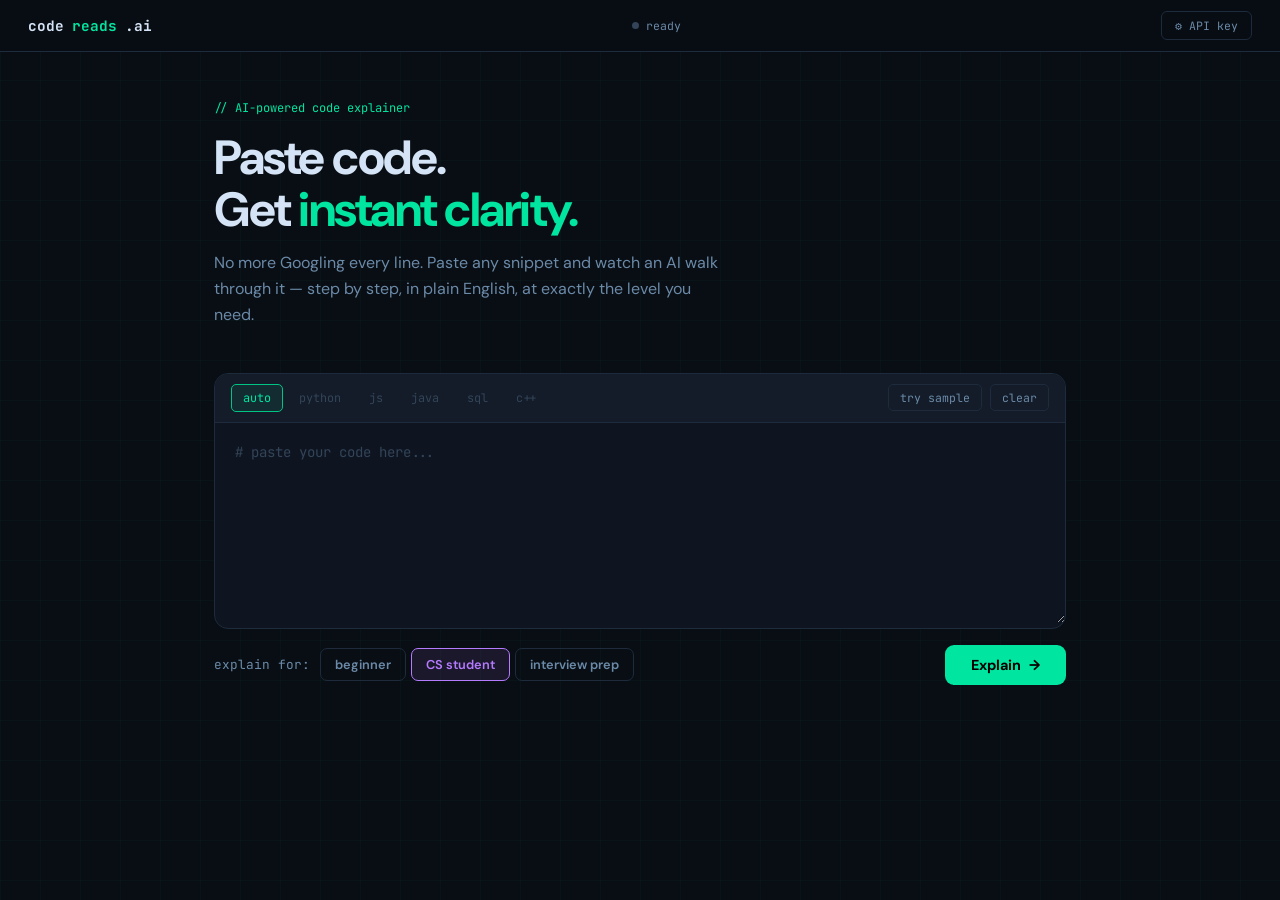
<file: index.html>
<!DOCTYPE html>
<html lang="en">
<head>
  <meta charset="UTF-8"/>
  <meta name="viewport" content="width=device-width, initial-scale=1.0"/>
  <title>CodeReads — AI Code Explainer</title>
  <link href="https://fonts.googleapis.com/css2?family=JetBrains+Mono:ital,wght@0,400;0,500;0,700;1,400&family=DM+Sans:wght@400;500;600;700&display=swap" rel="stylesheet"/>
  <link rel="stylesheet" href="style.css"/>
</head>
<body>

<div class="topbar">
  <div class="logo">code<span class="logo-dot">reads</span>.ai</div>
  <div class="ai-status">
    <div class="ai-dot" id="aiDot"></div>
    <span id="aiStatusText">ready</span>
  </div>
  <button class="key-btn" id="keyBtn" onclick="openModal()">⚙ API key</button>
</div>

<div class="main">
  <div class="hero">
    <div class="hero-pre">// AI-powered code explainer</div>
    <h1>Paste code.<br/>Get <span class="hl">instant clarity.</span></h1>
    <p class="hero-sub">No more Googling every line. Paste any snippet and watch an AI walk through it — step by step, in plain English, at exactly the level you need.</p>
  </div>

  <div class="input-panel">
    <div class="panel-bar">
      <div class="lang-tabs">
        <button class="lang-tab on" onclick="setLang(this,'auto')">auto</button>
        <button class="lang-tab" onclick="setLang(this,'python')">python</button>
        <button class="lang-tab" onclick="setLang(this,'javascript')">js</button>
        <button class="lang-tab" onclick="setLang(this,'java')">java</button>
        <button class="lang-tab" onclick="setLang(this,'sql')">sql</button>
        <button class="lang-tab" onclick="setLang(this,'cpp')">c++</button>
      </div>
      <div class="bar-right">
        <button class="sample-btn" onclick="loadSample()">try sample</button>
        <button class="sample-btn" onclick="document.getElementById('codeIn').value=''; hideOutput()">clear</button>
      </div>
    </div>
    <textarea id="codeIn" placeholder="# paste your code here..."></textarea>
  </div>

  <div class="controls-row">
    <span class="depth-label">explain for:</span>
    <div class="depth-tabs">
      <button class="depth-tab" onclick="setDepth(this,'beginner')">beginner</button>
      <button class="depth-tab on" onclick="setDepth(this,'student')">CS student</button>
      <button class="depth-tab" onclick="setDepth(this,'interview')">interview prep</button>
    </div>
    <button class="go-btn" id="goBtn" onclick="runExplain()">
      <span>Explain</span>
      <span>→</span>
    </button>
  </div>

  <div id="outputSection"></div>
</div>

<!-- KEY MODAL -->
<div class="overlay" id="overlay">
  <div class="modal">
    <div class="modal-head">// CONNECT AI</div>
    <div class="modal-title">Add your API key</div>
    <div class="modal-sub">CodeReads uses AI to generate explanations. Your key is stored in this browser session only.</div>

    <div class="prov-btns">
      <button class="prov-btn" id="pb-claude" onclick="setProv('claude')">Claude</button>
      <button class="prov-btn" id="pb-openai" onclick="setProv('openai')">OpenAI</button>
      <button class="prov-btn" id="pb-gemini" onclick="setProv('gemini')">Gemini</button>
      <button class="prov-btn on" id="pb-groq" onclick="setProv('groq')">Groq ✓free</button>
    </div>

    <div class="modal-err" id="modalErr"></div>
    <input type="password" class="modal-input" id="keyIn" placeholder="gsk_..."/>
    <div class="modal-note" id="modalNote"></div>
    <button class="modal-save" onclick="saveKey()">Connect</button>
    <div class="modal-cancel" onclick="closeModal()">cancel</div>
  </div>
</div>

<script src="script.js"></script>
</body>
</html>
</file>
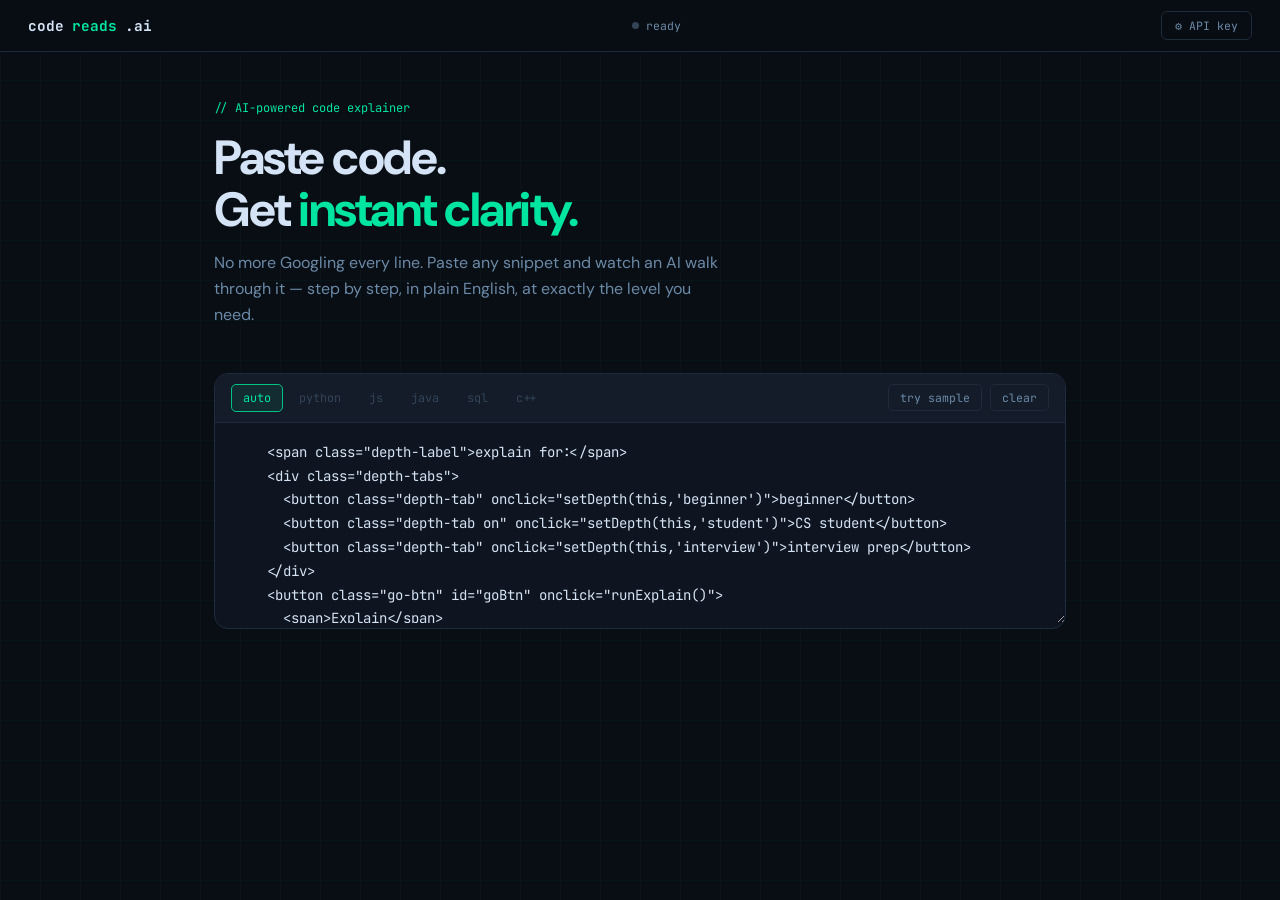
<file: index2.html>
<!DOCTYPE html>
<html lang="en">
<head>
<meta charset="UTF-8"/>
<meta name="viewport" content="width=device-width, initial-scale=1.0"/>
<title>CodeReads — AI Code Explainer</title>
<link href="https://fonts.googleapis.com/css2?family=JetBrains+Mono:ital,wght@0,400;0,500;0,700;1,400&family=DM+Sans:wght@400;500;600;700&display=swap" rel="stylesheet"/>
  <link rel="stylesheet" href="style.css"/>
  
</head>
<body>
<div class="topbar">
  <div class="logo">code<span class="logo-dot">reads</span>.ai</div>
  <div class="ai-status">
    <div class="ai-dot" id="aiDot"></div>
    <span id="aiStatusText">ready</span>
  </div>
  <button class="key-btn" id="keyBtn" onclick="openModal()">⚙ API key</button>
</div>

<div class="main">
  <div class="hero">
    <div class="hero-pre">// AI-powered code explainer</div>
    <h1>Paste code.<br/>Get <span class="hl">instant clarity.</span></h1>
    <p class="hero-sub">No more Googling every line. Paste any snippet and watch an AI walk through it — step by step, in plain English, at exactly the level you need.</p>
  </div>

  <div class="input-panel">
    <div class="panel-bar">
      <div class="lang-tabs">
        <button class="lang-tab on" onclick="setLang(this,'auto')">auto</button>
        <button class="lang-tab" onclick="setLang(this,'python')">python</button>
        <button class="lang-tab" onclick="setLang(this,'javascript')">js</button>
        <button class="lang-tab" onclick="setLang(this,'java')">java</button>
        <button class="lang-tab" onclick="setLang(this,'sql')">sql</button>
        <button class="lang-tab" onclick="setLang(this,'cpp')">c++</button>
      </div>
      <div class="bar-right">
        <button class="sample-btn" onclick="loadSample()">try sample</button>
        <button class="sample-btn" onclick="document.getElementById('codeIn').value=''; hideOutput()">clear</button>
      </div>
    </div>
    <textarea id="codeIn" placeholder="# paste your code here...</textarea>
      </div>
      
  <div class="controls-row">
    <span class="depth-label">explain for:</span>
    <div class="depth-tabs">
      <button class="depth-tab" onclick="setDepth(this,'beginner')">beginner</button>
      <button class="depth-tab on" onclick="setDepth(this,'student')">CS student</button>
      <button class="depth-tab" onclick="setDepth(this,'interview')">interview prep</button>
    </div>
    <button class="go-btn" id="goBtn" onclick="runExplain()">
      <span>Explain</span>
      <span>→</span>
    </button>
  </div>

  <div id="outputSection">
    <!-- filled by JS -->
  </div>
</div>

<!-- KEY MODAL -->
<div class="overlay" id="overlay">
  <div class="modal">
    <div class="modal-head">// CONNECT AI</div>
    <div class="modal-title">Add your API key</div>
    <div class="modal-sub">CodeReads uses AI to generate explanations. Your key is stored in this browser session only.</div>

    <div class="prov-btns">
      <button class="prov-btn on" id="pb-claude" onclick="setProv('claude')">Claude</button>
      <button class="prov-btn" id="pb-openai" onclick="setProv('openai')">OpenAI</button>
      <button class="prov-btn" id="pb-gemini" onclick="setProv('gemini')">Gemini</button>
      <button class="prov-btn" id="pb-groq" onclick="setProv('groq')">Groq</button>
    </div>

    <div class="modal-err" id="modalErr"></div>
    <input type="password" class="modal-input" id="keyIn" placeholder="paste key here"/>
    <div class="modal-note" id="modalNote"></div>
    <button class="modal-save" onclick="saveKey()">Connect</button>
    <div class="modal-cancel" onclick="closeModal()">cancel</div>
  </div>
</div>
<script src="script.js"></script>
</body>
</html>
</file>
<file: style.css>
*, *::before, *::after { box-sizing: border-box; margin: 0; padding: 0; }

:root {
  --bg:      #090e14;
  --surface: #0e1520;
  --card:    #131c28;
  --border:  #1d2b3d;
  --ink:     #d4e3f5;
  --dim:     #6b8aa8;
  --faint:   #334459;
  --green:   #00e5a0;
  --green2:  #00c484;
  --blue:    #4d9fff;
  --amber:   #f5a623;
  --red:     #ff5c7a;
  --purple:  #b57bff;
  --mono: 'JetBrains Mono', monospace;
  --sans: 'DM Sans', sans-serif;
}

body {
  background: var(--bg);
  color: var(--ink);
  font-family: var(--sans);
  min-height: 100vh;
  overflow-x: hidden;
}

/* ── GRID BACKGROUND ── */
body::before {
  content: '';
  position: fixed;
  inset: 0;
  background-image:
    linear-gradient(rgba(0,229,160,0.03) 1px, transparent 1px),
    linear-gradient(90deg, rgba(0,229,160,0.03) 1px, transparent 1px);
  background-size: 40px 40px;
  pointer-events: none;
  z-index: 0;
}

/* ── TOPBAR ── */
.topbar {
  position: sticky;
  top: 0;
  z-index: 200;
  display: flex;
  align-items: center;
  justify-content: space-between;
  padding: 0 28px;
  height: 52px;
  background: rgba(9,14,20,0.92);
  backdrop-filter: blur(12px);
  border-bottom: 1px solid var(--border);
}

.logo {
  font-family: var(--mono);
  font-size: 0.9rem;
  font-weight: 700;
  display: flex;
  align-items: center;
  gap: 8px;
  color: var(--ink);
}

.logo-dot { color: var(--green); }

.ai-status {
  display: flex;
  align-items: center;
  gap: 7px;
  font-family: var(--mono);
  font-size: 0.72rem;
  color: var(--dim);
}

.ai-dot {
  width: 7px; height: 7px;
  border-radius: 50%;
  background: var(--faint);
}
.ai-dot.active { background: var(--green); box-shadow: 0 0 6px var(--green); animation: glow 2s infinite; }

@keyframes glow {
  0%, 100% { box-shadow: 0 0 4px var(--green); }
  50%       { box-shadow: 0 0 12px var(--green); }
}

.key-btn {
  font-family: var(--mono);
  font-size: 0.72rem;
  padding: 6px 13px;
  border-radius: 6px;
  border: 1px solid var(--border);
  background: transparent;
  color: var(--dim);
  cursor: pointer;
  transition: all 0.15s;
}
.key-btn:hover { border-color: var(--green); color: var(--green); }
.key-btn.connected { border-color: var(--green2); color: var(--green2); }

/* ── MAIN LAYOUT ── */
.main {
  position: relative;
  z-index: 1;
  max-width: 900px;
  margin: 0 auto;
  padding: 48px 24px 100px;
}

/* ── HERO ── */
.hero { margin-bottom: 44px; }

.hero-pre {
  font-family: var(--mono);
  font-size: 0.75rem;
  color: var(--green);
  margin-bottom: 16px;
  opacity: 0;
  animation: fadeIn 0.5s 0.1s forwards;
}

.hero h1 {
  font-size: clamp(2rem, 5vw, 3rem);
  font-weight: 700;
  letter-spacing: -1.5px;
  line-height: 1.08;
  margin-bottom: 14px;
  opacity: 0;
  animation: fadeIn 0.5s 0.2s forwards;
}

.hero h1 .hl { color: var(--green); }

.hero-sub {
  font-size: 1rem;
  color: var(--dim);
  line-height: 1.65;
  max-width: 520px;
  opacity: 0;
  animation: fadeIn 0.5s 0.35s forwards;
}

@keyframes fadeIn {
  from { opacity: 0; transform: translateY(8px); }
  to   { opacity: 1; transform: translateY(0); }
}

/* ── INPUT PANEL ── */
.input-panel {
  background: var(--surface);
  border: 1px solid var(--border);
  border-radius: 14px;
  overflow: hidden;
  margin-bottom: 16px;
  opacity: 0;
  animation: fadeIn 0.5s 0.45s forwards;
}

.panel-bar {
  display: flex;
  align-items: center;
  justify-content: space-between;
  padding: 10px 16px;
  background: var(--card);
  border-bottom: 1px solid var(--border);
  gap: 12px;
}

.lang-tabs {
  display: flex;
  gap: 4px;
}

.lang-tab {
  font-family: var(--mono);
  font-size: 0.74rem;
  padding: 5px 11px;
  border-radius: 5px;
  border: 1px solid transparent;
  background: transparent;
  color: var(--faint);
  cursor: pointer;
  transition: all 0.12s;
}
.lang-tab:hover { color: var(--dim); }
.lang-tab.on {
  border-color: var(--green2);
  background: rgba(0,229,160,0.08);
  color: var(--green);
}

.bar-right { display: flex; gap: 8px; align-items: center; }

.sample-btn {
  font-family: var(--mono);
  font-size: 0.72rem;
  padding: 5px 11px;
  border-radius: 5px;
  border: 1px solid var(--border);
  background: transparent;
  color: var(--dim);
  cursor: pointer;
  transition: all 0.12s;
}
.sample-btn:hover { border-color: var(--dim); color: var(--ink); }

textarea#codeIn {
  width: 100%;
  min-height: 200px;
  padding: 18px 20px;
  background: transparent;
  border: none;
  color: var(--ink);
  font-family: var(--mono);
  font-size: 0.875rem;
  line-height: 1.7;
  resize: vertical;
  outline: none;
  tab-size: 2;
  caret-color: var(--green);
}
textarea#codeIn::placeholder { color: var(--faint); }

/* ── CONTROLS ROW ── */
.controls-row {
  display: flex;
  align-items: center;
  gap: 10px;
  flex-wrap: wrap;
  margin-bottom: 28px;
  opacity: 0;
  animation: fadeIn 0.5s 0.55s forwards;
}

.depth-label {
  font-size: 0.8rem;
  color: var(--dim);
  font-family: var(--mono);
}

.depth-tabs { display: flex; gap: 5px; }

.depth-tab {
  font-size: 0.8rem;
  font-family: var(--sans);
  font-weight: 600;
  padding: 7px 14px;
  border-radius: 7px;
  border: 1px solid var(--border);
  background: transparent;
  color: var(--dim);
  cursor: pointer;
  transition: all 0.12s;
}
.depth-tab:hover { border-color: var(--dim); }
.depth-tab.on {
  border-color: var(--purple);
  background: rgba(181,123,255,0.1);
  color: var(--purple);
}

.go-btn {
  margin-left: auto;
  font-family: var(--sans);
  font-weight: 700;
  font-size: 0.9rem;
  padding: 11px 26px;
  border-radius: 9px;
  border: none;
  background: var(--green);
  color: #000;
  cursor: pointer;
  transition: all 0.15s;
  display: flex;
  align-items: center;
  gap: 8px;
}
.go-btn:hover { background: var(--green2); transform: translateY(-1px); }
.go-btn:active { transform: translateY(0); }
.go-btn:disabled { opacity: 0.35; cursor: not-allowed; transform: none; }

/* ── OUTPUT SECTION ── */
#outputSection { display: none; }
#outputSection.show { display: block; }

/* ── AI THINKING BAR ── */
.thinking-bar {
  display: flex;
  align-items: center;
  gap: 12px;
  padding: 16px 0;
  margin-bottom: 20px;
  border-top: 1px solid var(--border);
}

.thinking-dots {
  display: flex;
  gap: 5px;
}
.thinking-dots span {
  width: 6px; height: 6px;
  border-radius: 50%;
  background: var(--green);
  animation: think 1.4s infinite;
}
.thinking-dots span:nth-child(2) { animation-delay: 0.2s; }
.thinking-dots span:nth-child(3) { animation-delay: 0.4s; }

@keyframes think {
  0%, 60%, 100% { opacity: 0.2; transform: scale(0.8); }
  30%            { opacity: 1; transform: scale(1.2); }
}

.thinking-text {
  font-family: var(--mono);
  font-size: 0.8rem;
  color: var(--dim);
}

/* ── SUMMARY BLOCK ── */
.ai-summary {
  display: flex;
  gap: 14px;
  background: var(--surface);
  border: 1px solid var(--border);
  border-left: 3px solid var(--green);
  border-radius: 0 12px 12px 0;
  padding: 18px 20px;
  margin-bottom: 24px;
}

.ai-avatar {
  width: 32px; height: 32px;
  border-radius: 50%;
  background: linear-gradient(135deg, var(--green), var(--blue));
  display: flex;
  align-items: center;
  justify-content: center;
  font-family: var(--mono);
  font-size: 0.7rem;
  font-weight: 700;
  color: #000;
  flex-shrink: 0;
}

.ai-bubble-text {
  font-size: 0.95rem;
  line-height: 1.7;
  color: var(--ink);
}

/* typing cursor blink */
.cursor {
  display: inline-block;
  width: 2px;
  height: 1em;
  background: var(--green);
  margin-left: 2px;
  vertical-align: text-bottom;
  animation: blink 0.8s infinite;
}
@keyframes blink {
  0%, 49% { opacity: 1; }
  50%, 100% { opacity: 0; }
}

/* ── STEP CARDS ── */
.steps-label {
  font-family: var(--mono);
  font-size: 0.74rem;
  color: var(--dim);
  margin-bottom: 12px;
  padding-left: 4px;
}
.steps-label::before { content: '// '; color: var(--faint); }

.step-card {
  display: grid;
  grid-template-columns: 48px 1fr;
  background: var(--surface);
  border: 1px solid var(--border);
  border-radius: 10px;
  margin-bottom: 10px;
  overflow: hidden;
  opacity: 0;
  transform: translateX(-8px);
  transition: opacity 0.4s ease, transform 0.4s ease;
}
.step-card.appear {
  opacity: 1;
  transform: translateX(0);
}
.step-card:hover { border-color: var(--faint); }

.step-gutter {
  background: var(--card);
  border-right: 1px solid var(--border);
  display: flex;
  align-items: flex-start;
  justify-content: center;
  padding-top: 16px;
  font-family: var(--mono);
  font-size: 0.72rem;
  color: var(--faint);
}

.step-body { padding: 14px 18px; }

.step-snippet {
  display: inline-block;
  font-family: var(--mono);
  font-size: 0.8rem;
  color: var(--amber);
  background: rgba(245,166,35,0.08);
  border: 1px solid rgba(245,166,35,0.15);
  padding: 4px 10px;
  border-radius: 5px;
  margin-bottom: 8px;
  max-width: 100%;
  word-break: break-all;
}

.step-explain {
  font-size: 0.9rem;
  line-height: 1.65;
  color: var(--dim);
}

/* ── CONCEPTS ── */
.concepts-wrap {
  margin-top: 24px;
  opacity: 0;
  transition: opacity 0.4s ease;
}
.concepts-wrap.appear { opacity: 1; }

.concepts-label {
  font-family: var(--mono);
  font-size: 0.74rem;
  color: var(--dim);
  margin-bottom: 10px;
}
.concepts-label::before { content: '// '; color: var(--faint); }

.concept-chips { display: flex; gap: 8px; flex-wrap: wrap; }

.chip {
  font-family: var(--mono);
  font-size: 0.75rem;
  padding: 5px 12px;
  border-radius: 6px;
  background: rgba(181,123,255,0.1);
  border: 1px solid rgba(181,123,255,0.2);
  color: var(--purple);
}

/* ── ERROR ── */
.error-card {
  background: rgba(255,92,122,0.06);
  border: 1px solid rgba(255,92,122,0.25);
  border-radius: 10px;
  padding: 16px 20px;
  color: var(--red);
  font-size: 0.88rem;
  line-height: 1.6;
  margin-top: 16px;
}

/* ── KEY MODAL ── */
.overlay {
  position: fixed;
  inset: 0;
  background: rgba(5,8,12,0.9);
  backdrop-filter: blur(8px);
  display: none;
  align-items: center;
  justify-content: center;
  z-index: 500;
  padding: 20px;
}
.overlay.open { display: flex; }

.modal {
  background: var(--surface);
  border: 1px solid var(--border);
  border-radius: 16px;
  padding: 32px;
  max-width: 420px;
  width: 100%;
}

.modal-head {
  font-family: var(--mono);
  font-size: 0.7rem;
  color: var(--green);
  margin-bottom: 10px;
  letter-spacing: 1px;
}

.modal-title {
  font-size: 1.15rem;
  font-weight: 700;
  margin-bottom: 10px;
  letter-spacing: -0.3px;
}

.modal-sub {
  font-size: 0.85rem;
  color: var(--dim);
  line-height: 1.6;
  margin-bottom: 20px;
}

.prov-btns { display: flex; gap: 6px; margin-bottom: 14px; }

.prov-btn {
  flex: 1;
  padding: 9px;
  border-radius: 7px;
  border: 1px solid var(--border);
  background: transparent;
  color: var(--dim);
  font-family: var(--mono);
  font-size: 0.76rem;
  cursor: pointer;
  transition: all 0.12s;
}
.prov-btn.on {
  border-color: var(--green2);
  background: rgba(0,229,160,0.07);
  color: var(--green);
}

.modal-err {
  color: var(--red);
  font-size: 0.78rem;
  min-height: 18px;
  margin-bottom: 6px;
}

.modal-input {
  width: 100%;
  padding: 11px 14px;
  border-radius: 8px;
  border: 1px solid var(--border);
  background: var(--bg);
  color: var(--ink);
  font-family: var(--mono);
  font-size: 0.84rem;
  outline: none;
  margin-bottom: 10px;
  caret-color: var(--green);
}
.modal-input:focus { border-color: var(--green2); }

.modal-note {
  font-size: 0.75rem;
  color: var(--faint);
  line-height: 1.5;
  margin-bottom: 18px;
}
.modal-note a { color: var(--green2); }

.modal-save {
  width: 100%;
  padding: 12px;
  border-radius: 8px;
  border: none;
  background: var(--green);
  color: #000;
  font-family: var(--sans);
  font-weight: 700;
  font-size: 0.9rem;
  cursor: pointer;
  transition: background 0.12s;
}
.modal-save:hover { background: var(--green2); }

.modal-cancel {
  text-align: center;
  margin-top: 10px;
  font-size: 0.78rem;
  color: var(--faint);
  cursor: pointer;
}
.modal-cancel:hover { color: var(--dim); }
</file>
